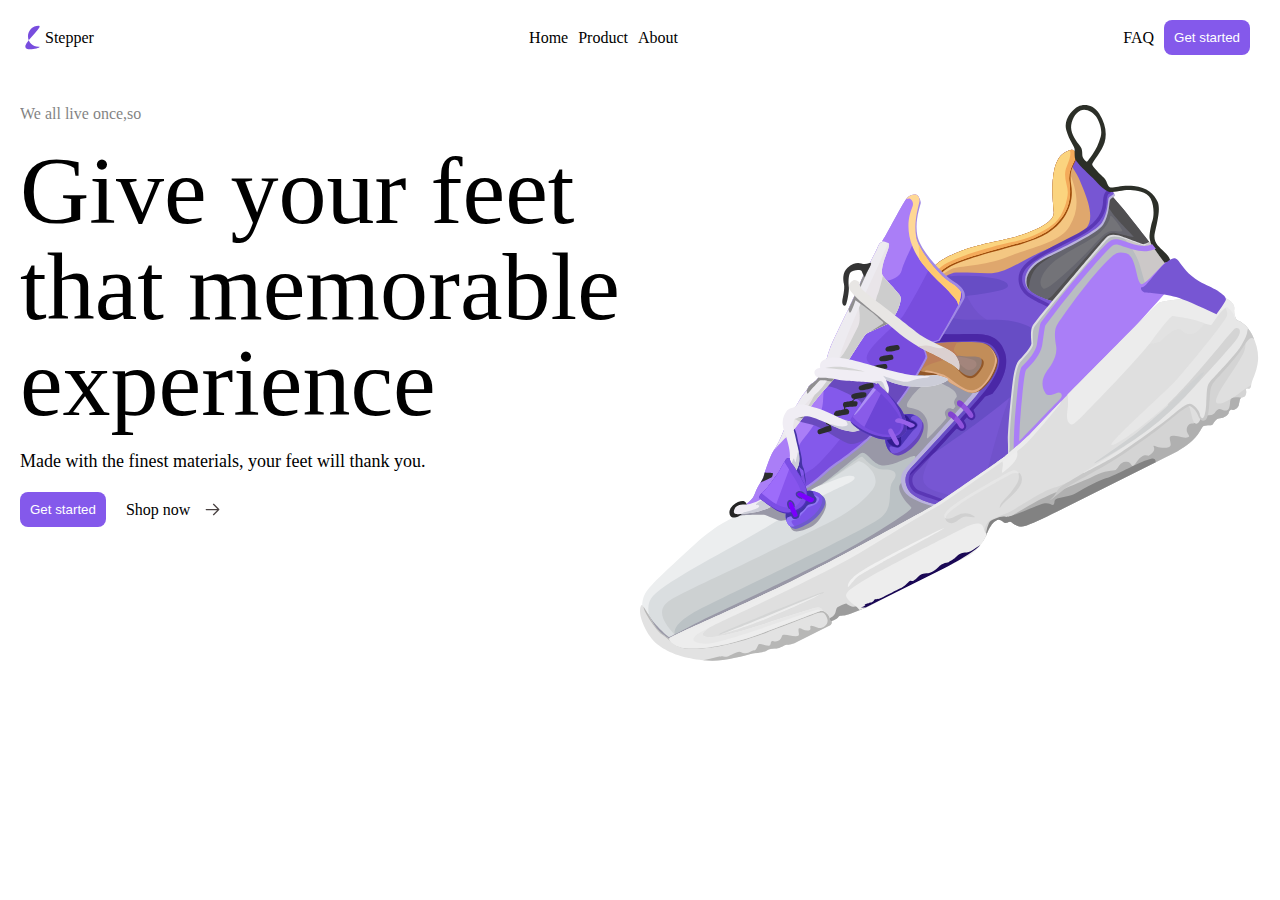
<file: index.html>
<!DOCTYPE html>
<html lang="en">
<head>
    <meta charset="UTF-8">
    <meta name="viewport" content="width=device-width, initial-scale=1.0">
    <title>CBC PROJECT</title>
    <link rel="stylesheet" href="index.css">
</head>
<body>
 <div id="nav-container">

     <div class="box">

    
        <div id="logo-container">
            <img src="assets/Logo.svg " width="100%"
            height="100%"/>
            </div>
            <p id="nav-label">Stepper</p>
    </div>
    
    <div class="box">
        <div class="page">Home</div>
        <a class="page" href="Product.html"> 
            Product</a>
        <div class="page">About</div>
    </div>
    
    <div class="box">
        <div class="page">FAQ</div> 
        <button class="btn" >Get started</button>
    </div>

</div>

   <div id="Main">
   
    <div id="Main-left">
        <p class="faint-text faint-text ">
            We all live once,so</p>
        <div id="big-text">
            Give your feet that memorable experience
        </div>
        <p class="small-text">Made with the finest materials,
         your feet will thank you.

        </p>
        <div id="btn-container">
        <button class="btn">Get started</button>

        <div class="shop-now-btn"></div>
        <div class="btn-text">Shop now</div>
        <div class="btn-icon">
            <img src="assets/arrow-sm-down.svg" alt="shop-now-btn"
            width="100%">

        </div>
        </div>
    </div>

    <div id="Main-right">
        <div id="img-container">
        <img src="assets/Nike-Shoe.svg" width="100%">
    </div>
    

</div>
 

 

 
</body>
</html>
</file>
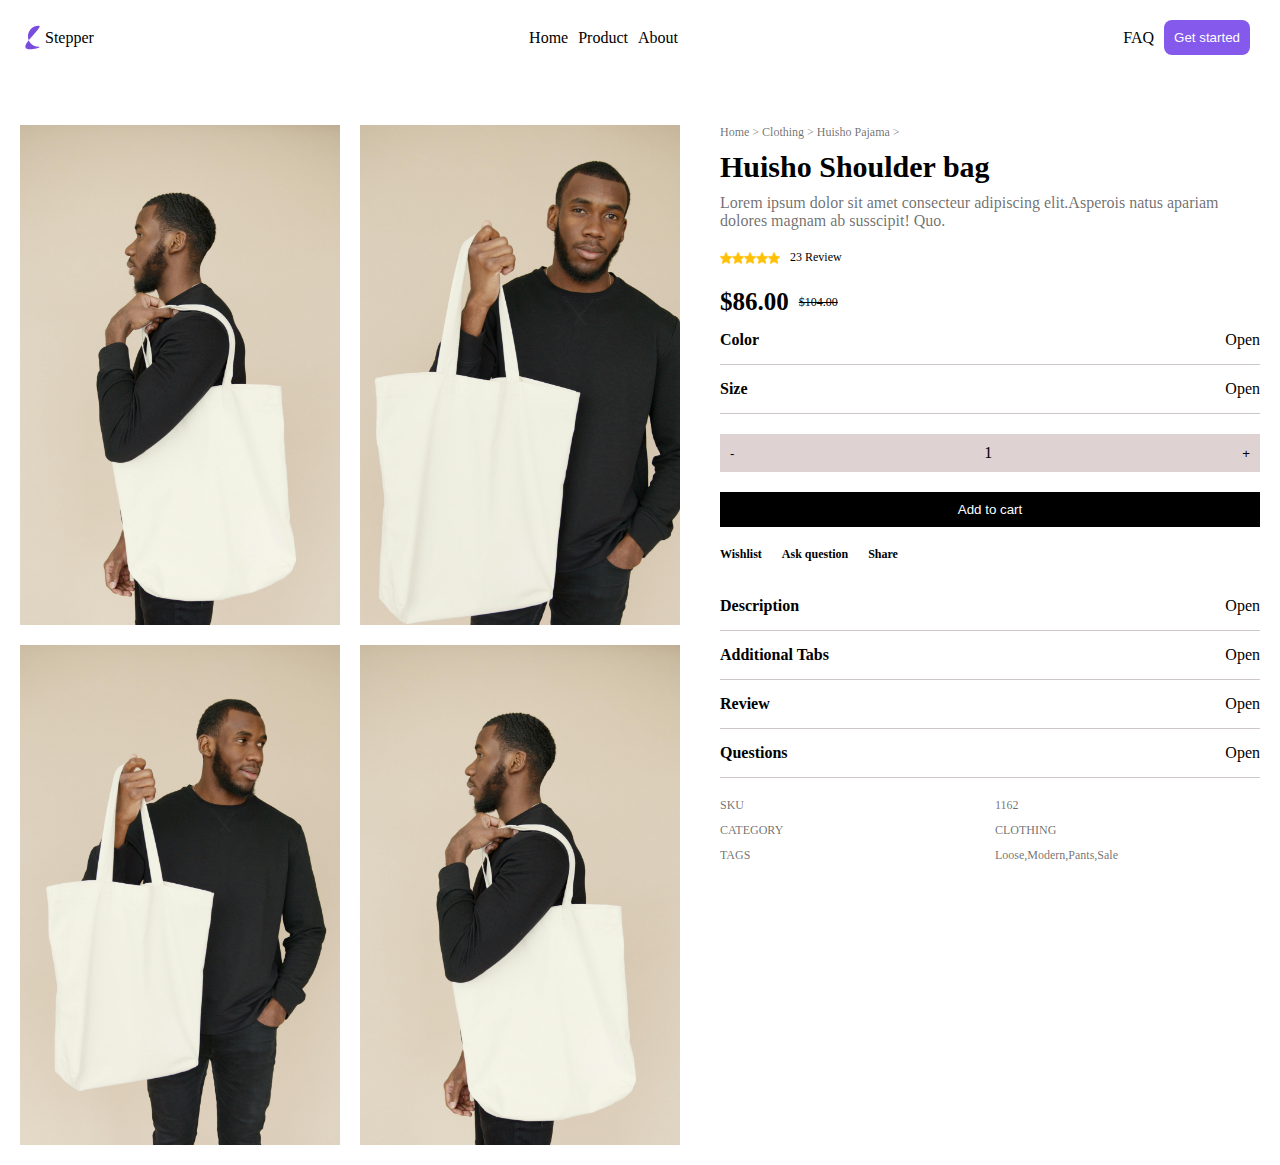
<file: product.html>
<!DOCTYPE html>
<html lang="en">
<head>
    <meta charset="UTF-8">
    <meta name="viewport" content="width=device-width, initial-scale=1.0">
    <title>Product Page</title>
    <link rel="stylesheet" href="product.css">
    <link rel="stylesheet" href="index.css">
</head>
<body>

    <div id="nav-bar">
        <div id="nav-container">

            <div class="box">
           
               <div id="logo-container">
                   <img src="assets/Logo.svg " width="100%"
                   height="100%"/>
                   </div>
                   <p id="nav-label">Stepper</p>
           </div>
           
           <div class="box">
               <a class="page" href="index.html">
                Home</a>
               <a class="page" href="Product.html"> 
                   Product</a>
               <div class="page">About</div>
           </div>
           
           <div class="box">
               <div class="page">FAQ</div> 
               <button class="btn" >Get started</button>
           </div>
       
       </div>
    </div>
    <div id="product-main">
        <div id="product-main-left">
            <div class="image-container">
                <img src="assets/images/image1.jpg" width="100%">
            </div>
            <div class="image-container">
                <img src="assets/images/image2.jpg" width="100%">
            </div>
            <div class="image-container">
                <img src="assets/images/image3.jpg" width="100%">
            </div>
            <div class="image-container">
                <img src="assets/images/image1.jpg" width="100%">
            </div>
     
        </div>
        <div id="product-main-right">
         
            <div id="breadcrumbs" >
            Home > Clothing > Huisho Pajama ></div>
            <div id="product-title">Huisho Shoulder bag</div>
          
            <div id="description">
                Lorem ipsum dolor sit amet consecteur adipiscing
             elit.Asperois natus apariam dolores magnam ab susscipit! Quo.
             </div>
              <div id="review-container">

                <div id="star-container">
                    <div class="star">
                        <img src="assets/Icon/star.png" width="100%">
                    </div>
                    <div class="star">
                        <img src="assets/Icon/star.png" width="100%">
                    </div>
                    <div class="star">
                        <img src="assets/Icon/star.png" width="100%">
                    </div>
                    <div class="star">
                        <img src="assets/Icon/star.png" width="100%">
                    </div>
                    <div class="star">
                        <img src="assets/Icon/star.png" width="100%">
                    </div>
                </div>
              <div id="review-count">23 Review</div>

              
            </div>

            <div id="price-container">
                <div id= "discount">$86.00</div>
                <div id="price">$104.00</div>
            </div>

            <div class="option-container">
                <div class="option-title">Color</div>
                <div class="option-btn">Open</div>
            </div>

            <div class="option-container">
                <div class="option-title">Size</div>
                <div class="option-btn">Open</div>
            </div>

            <div id="qty-container">
              <button>-</button>
                <div id="qty-value">1</div>
                <button>+</button>
            </div>
            <button id="add-to-cart-btn">Add to cart</button>

            <div id="OPTION">
                <P class="action-item">Wishlist</P>
                <p class="action-item">Ask question</p>
                <p class="action-item">Share</p>
            </div>

            <div class="option-container">
                <div class="option-title">Description
                </div>
                <div class="option-btn">Open</div>
            </div>
            <div class="option-container">
                <div class="option-title">Additional Tabs
                </div>
                <div class="option-btn">Open</div>
            </div>

            <div class="option-container">
                <div class="option-title">Review
                </div>
                <div class="option-btn">Open</div>
            </div>

            <div class="option-container">
                <div class="option-title">Questions
                </div>
                <div class="option-btn">Open</div>
            </div>

           <div id="E-remark">
            <p>SKU</p>
            <P>1162</P>
            <P>CATEGORY</P>
            <P>CLOTHING</P>
            <P>TAGS</P>
            <P>Loose,Modern,Pants,Sale</P>
           </div>

            
           </div>
            
            </div>
          </div>
          
        </div>

    </div>
    

</body>
</html>
</file>
<file: index.css>
*{
    margin: 0;
    padding: 0;
    box-sizing: border-box
}
.box{
    margin-bottom: 30px;
    border-radius: 10px;
    margin-right: 10px;
    display:flex;
    align-items: center;
}
#nav-container{
    width:100%;
    display: flex;
    justify-content: space-between;
    padding: 20px;
}
#logo-container{
    width: 25px;
    height: 25px;
    margin-right: 5pxs;
}
#nav-label{
    font-size: 16px;
}
.page{
    margin-right: 10px;
}
.btn{
    color:#ffff;
    padding:10px 10px;
    background-color: #8459eb;
    border: 0;
    border-radius: 8px;
}
/*main design */

#Main{
    display:flex;
    padding: 0px 20px;
}

#Main-left{
    flex:1;

}
#Main-right{
    flex: 1;


}

#big-text{
    font-size: 96px;
    line-height: 96px;
    margin: 20px 0px;
    
}
.small-text{
    font-size: 18px;
}
.faint-text{
    opacity: 0.5;
}

#btn-container{
    margin: 20px 0px;
    display:flex;
    align-items: center;
}

.shop-now-btn{
   display: flex; 
   padding:10px;
   align-items:center;
}
.btn-icon{
    width: 25px;
    height:25px;
    margin-left: 10px;
}

.box a{
    text-decoration: none;
    color: black;
}
</file>
<file: product.css>
*{
    padding: 0%;
    margin: 0%;
    box-sizing:border-box ;

}
  #product-main{
    width: 100%;
    height: 100%;
    display: flex;
    
}

#product-main-left{
width: 100%;
flex: 0.55;
display: grid;
grid-template-columns: 1fr 1fr;
gap: 20px;
padding: 20px;
}

#product-main-right{
    height: 100%;
    flex:0.45;
    padding: 20px;
}

.image-container{
height: 500px;
}

.image-container img{
    height: 100%;
    object-fit: cover;
    object-position: top;
}

#product-title{
    font-size: 30px;
    font-weight:600;
    margin: 10px 0px;
}

#breadcrumbs{
    font-size: 12px;
    color: #00000094;
    font-weight: 200s;

}

#description{
color: #00000094;

}

#star-container{
    display: flex;
}

.star img{
    width: 12px;
    height: 12px;
}


#review-container{
    display: flex;
    gap: 10px;
    margin: 20px 0px;

}
#review-count{
    color: black;
    font-size: 12px;
}

#price-container{
    display: flex;
    align-items: center;
}

#discount{
    font-size: 25px;
    font-weight: 700;
    margin-right: 10px;
}

#price{
    font-size: 12px;
    text-decoration: line-through;
}

.option-container{
    display: flex;
    justify-content: space-between;
    padding: 15px 0px;
     border-bottom:1px solid #cec7c7 ;
}

.option-title{

 font-weight: 700;
}

#qty-container{
    width: 100%;
    justify-content: space-between;
    display: flex;
    background-color: #dfd2d2;
    margin: 20px 0px;
    padding: 10px ;
}

#qty-container button{
    border: 0;
    background-color: transparent;
    cursor: pointer;

}

#add-to-cart-btn{
    width: 100%;
    padding: 10px;
    background-color: black;
    color: #ffffff;
    border: 0;
}
#OPTION{
    display: flex;
    margin: 20px 0px;
    font-weight: 600;
    gap: 20px;
}

.action-item{
    font-size: 12px;
}

#E-remark{
    display: grid;
    grid-template-columns: 1fr 1fr;
    gap: 10px;
    margin: 20px 0px;
}

#E-remark p{
    font-size: 12px;
    color: #00000094;
}

@media only screen and (max-width:900px){
     #product-main{
            flex-direction: column;
         }
}
@media only screen and (max-width:500px){
    #product-main-right{
        background-color:blue
    }
    .image-container{
        height: 300px;
    }
}
</file>
